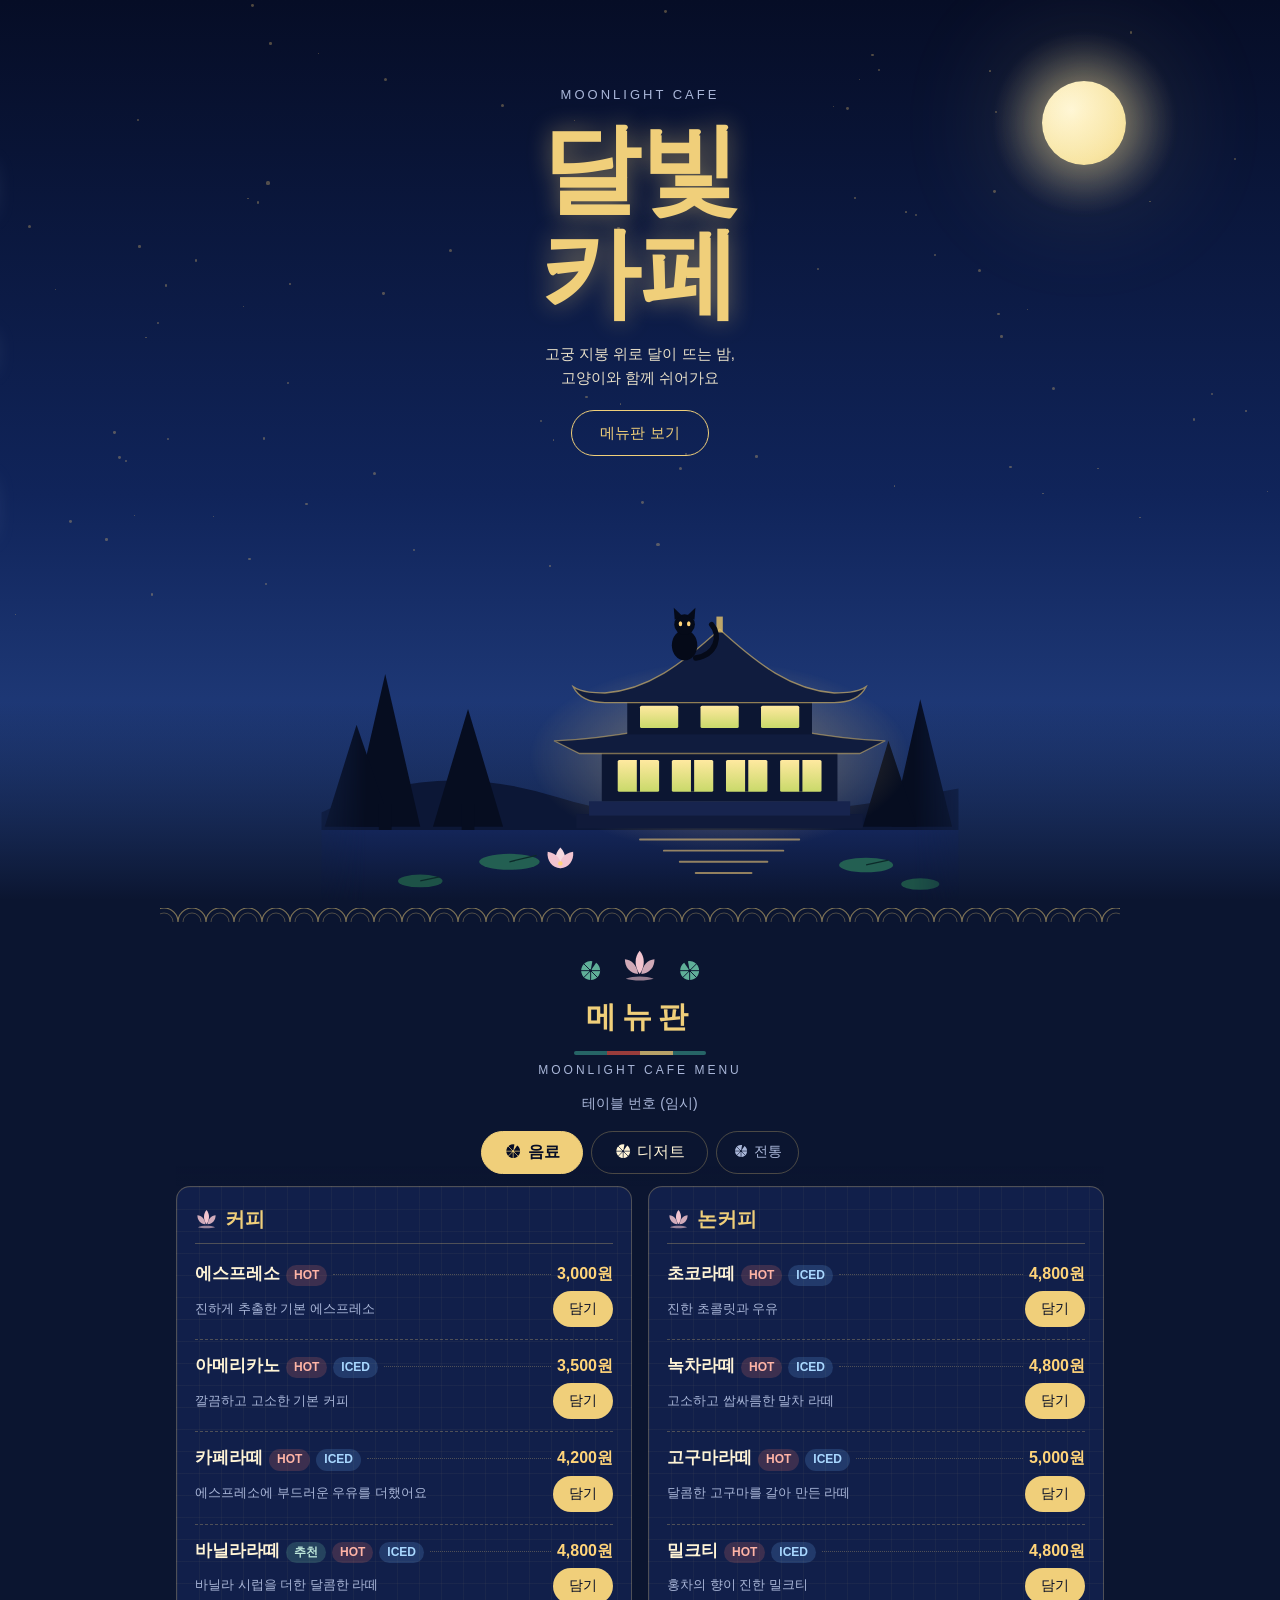
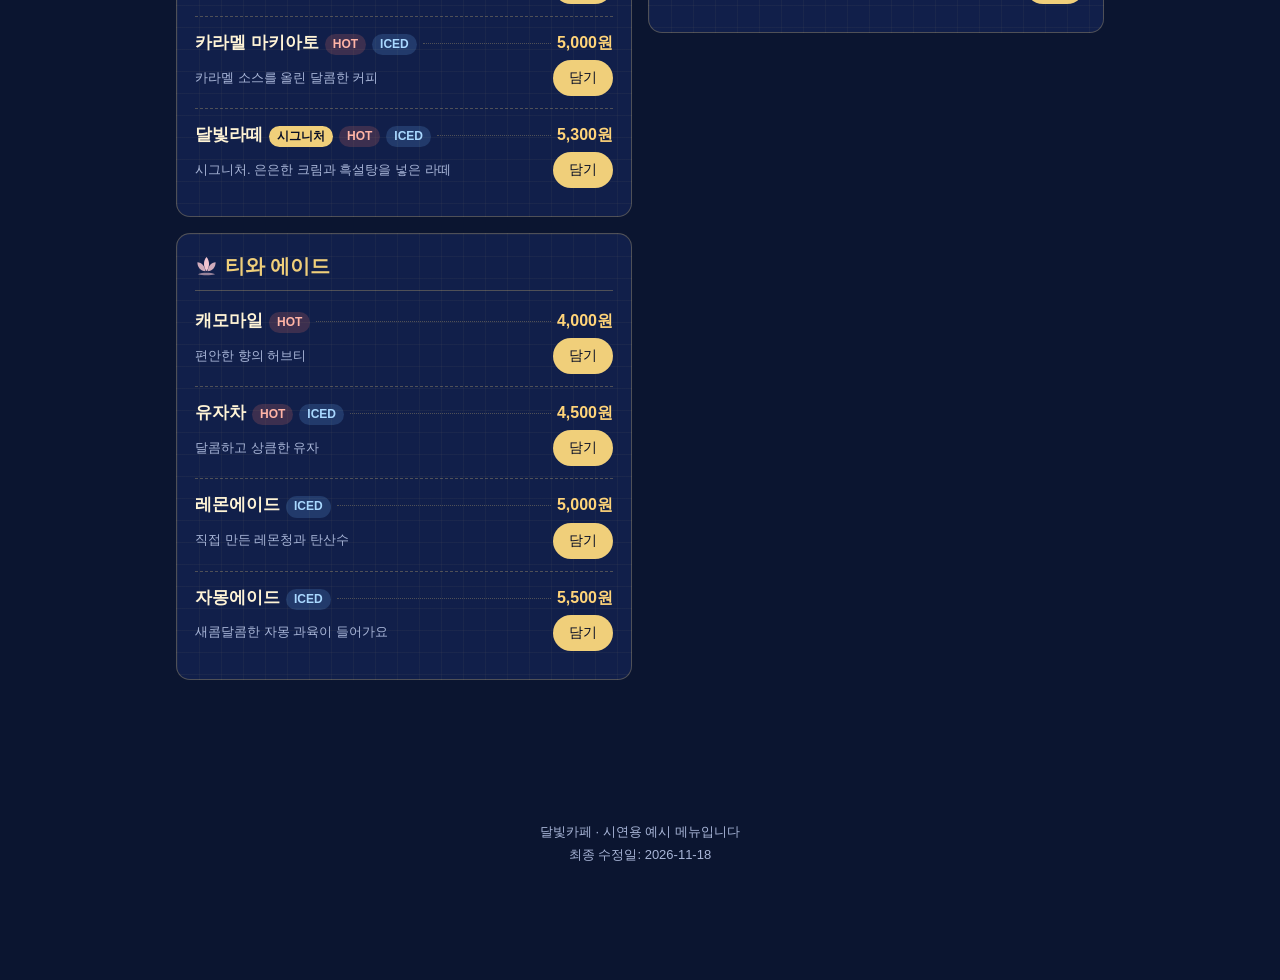
<file: index.html>
<!DOCTYPE html>
<html lang="ko">
<head>
    <meta charset="UTF-8">
    <meta name="viewport" content="width=device-width, initial-scale=1.0">
    <title>달빛카페</title>
    <link rel="stylesheet" href="style.css?v=20261118-5">
</head>
<body>
    <!-- 아이콘 모음: 연잎, 연꽃 (색은 글자색을 따라가요) -->
    <svg width="0" height="0" style="position:absolute" aria-hidden="true">
        <symbol id="icon-leaf" viewBox="0 0 24 24">
            <path d="M12 12 L17.2 4.6 A9 9 0 1 1 13.6 3.1 Z" fill="currentColor"/>
            <g stroke="var(--vein, #0b1530)" stroke-width="0.9" stroke-linecap="round" fill="none">
                <line x1="12" y1="12" x2="21" y2="12"/>
                <line x1="12" y1="12" x2="18.4" y2="18.4"/>
                <line x1="12" y1="12" x2="12" y2="21"/>
                <line x1="12" y1="12" x2="5.6" y2="18.4"/>
                <line x1="12" y1="12" x2="3" y2="12"/>
                <line x1="12" y1="12" x2="5.6" y2="5.6"/>
            </g>
            <circle cx="12" cy="12" r="1.3" fill="var(--vein, #0b1530)"/>
        </symbol>
        <symbol id="icon-lotus" viewBox="0 0 24 24">
            <g fill="currentColor">
                <path d="M12 3 C15.5 7 15.5 13 12 18 C8.5 13 8.5 7 12 3Z"/>
                <path d="M11 18 C5.5 17.5 2.5 13.5 2.5 8.5 C7 9 10 12 11 18Z" opacity="0.85"/>
                <path d="M13 18 C18.5 17.5 21.5 13.5 21.5 8.5 C17 9 14 12 13 18Z" opacity="0.85"/>
                <path d="M3 21 C8 19 16 19 21 21 C16 22.5 8 22.5 3 21Z" opacity="0.6"/>
            </g>
        </symbol>
    </svg>

    <header class="hero">
        <div class="stars" id="stars" aria-hidden="true"></div>
        <div class="clouds" aria-hidden="true"><i></i><i></i><i></i></div>
        <div class="shooting" aria-hidden="true"><i></i><i></i><i></i></div>
        <div class="moon" aria-hidden="true"></div>

        <div class="hero-text">
            <p class="eyebrow">Moonlight Cafe</p>
            <h1><span>달빛</span><span>카페</span></h1>
            <p class="hero-sub">고궁 지붕 위로 달이 뜨는 밤,<br>고양이와 함께 쉬어가요</p>
            <a class="hero-btn" href="#menu-section">메뉴판 보기</a>
        </div>

        <svg class="scene" viewBox="0 0 400 260" preserveAspectRatio="xMidYMax meet" aria-hidden="true">
            <defs>
                <linearGradient id="lamp" x1="0" y1="0" x2="0" y2="1">
                    <stop offset="0" stop-color="#ffe9a0"/>
                    <stop offset="1" stop-color="#c9d96a"/>
                </linearGradient>
                <linearGradient id="lake" x1="0" y1="0" x2="0" y2="1">
                    <stop offset="0" stop-color="#14265a"/>
                    <stop offset="1" stop-color="#0b1530"/>
                </linearGradient>
                <radialGradient id="halo" cx="0.5" cy="0.5" r="0.5">
                    <stop offset="0" stop-color="#ffd479" stop-opacity="0.45"/>
                    <stop offset="1" stop-color="#ffd479" stop-opacity="0"/>
                </radialGradient>
            </defs>

            <!-- 연못 -->
            <rect x="0" y="214" width="400" height="46" fill="url(#lake)"/>
            <g class="shimmer" stroke="#ffd479" stroke-width="1.2" stroke-linecap="round" opacity="0.55">
                <line x1="200" y1="222" x2="300" y2="222"/>
                <line x1="215" y1="229" x2="290" y2="229"/>
                <line x1="225" y1="236" x2="280" y2="236"/>
                <line x1="235" y1="243" x2="270" y2="243"/>
            </g>

            <!-- 연못 위 연잎과 연꽃 -->
            <g class="pond">
                <g class="pad" style="animation-delay: 0s">
                    <ellipse cx="118" cy="236" rx="19" ry="5" fill="#235f52"/>
                    <path d="M118 236 L135 232" stroke="#0c2a2a" stroke-width="0.8"/>
                </g>
                <g class="pad" style="animation-delay: 1.4s">
                    <ellipse cx="62" cy="248" rx="14" ry="4" fill="#1d5247"/>
                    <path d="M62 248 L74 245.5" stroke="#0c2a2a" stroke-width="0.8"/>
                </g>
                <g class="pad" style="animation-delay: 0.7s">
                    <ellipse cx="342" cy="238" rx="17" ry="4.6" fill="#235f52"/>
                    <path d="M342 238 L356 235" stroke="#0c2a2a" stroke-width="0.8"/>
                </g>
                <g class="pad" style="animation-delay: 2.1s">
                    <ellipse cx="376" cy="250" rx="12" ry="3.6" fill="#1d5247"/>
                </g>
                <g transform="translate(150 240)">
                    <g class="pad" style="animation-delay: 0.3s">
                        <path d="M0 0 C-4 -3 -4 -9 0 -13 C4 -9 4 -3 0 0Z" fill="#f6d9df"/>
                        <path d="M0 0 C-4 -3 -4 -9 0 -13 C4 -9 4 -3 0 0Z" fill="#f2c4cf" transform="rotate(-38)"/>
                        <path d="M0 0 C-4 -3 -4 -9 0 -13 C4 -9 4 -3 0 0Z" fill="#f2c4cf" transform="rotate(38)"/>
                        <circle cx="0" cy="-3" r="1.4" fill="#ffd479"/>
                    </g>
                </g>
            </g>

            <!-- 멀리 있는 산 -->
            <path d="M0 205 Q70 170 150 196 T400 190 V216 H0Z" fill="#0c1736"/>

            <!-- 왼쪽 소나무 -->
            <g fill="#060d20">
                <path d="M18 214 L40 118 L62 214Z"/>
                <path d="M2 214 L22 150 L44 214Z"/>
                <path d="M70 214 L92 140 L114 214Z"/>
                <rect x="36" y="200" width="8" height="16"/>
                <rect x="88" y="200" width="8" height="16"/>
            </g>
            <!-- 오른쪽 나무 -->
            <g fill="#060d20">
                <path d="M358 214 L376 134 L396 214Z"/>
                <path d="M340 214 L356 160 L374 214Z"/>
            </g>

            <!-- 정자 불빛 번짐 -->
            <ellipse cx="250" cy="170" rx="120" ry="60" fill="url(#halo)" class="halo"/>

            <!-- 기단 -->
            <rect x="160" y="206" width="180" height="9" fill="#101a3a"/>
            <rect x="168" y="198" width="164" height="9" fill="#17244e"/>

            <!-- 아래층 -->
            <rect x="176" y="166" width="148" height="32" fill="#0c1632"/>
            <g class="lit" fill="url(#lamp)">
                <rect x="186" y="172" width="26" height="20" rx="1"/>
                <rect x="220" y="172" width="26" height="20" rx="1"/>
                <rect x="254" y="172" width="26" height="20" rx="1"/>
                <rect x="288" y="172" width="26" height="20" rx="1"/>
            </g>
            <g fill="#0c1632">
                <rect x="198" y="172" width="2" height="20"/>
                <rect x="232" y="172" width="2" height="20"/>
                <rect x="266" y="172" width="2" height="20"/>
                <rect x="300" y="172" width="2" height="20"/>
            </g>

            <!-- 아래 지붕 -->
            <path d="M146 160 C195 158 225 148 250 142 C275 148 305 158 354 160 L338 168 L162 168Z" fill="#101c3e" stroke="#e8c36a" stroke-opacity="0.5" stroke-width="0.8"/>

            <!-- 위층 -->
            <rect x="192" y="134" width="116" height="22" fill="#0c1632"/>
            <g class="lit" fill="url(#lamp)">
                <rect x="200" y="138" width="24" height="14" rx="1"/>
                <rect x="238" y="138" width="24" height="14" rx="1"/>
                <rect x="276" y="138" width="24" height="14" rx="1"/>
            </g>

            <!-- 위 지붕 -->
            <path d="M158 126 C164 130 172 130 178 130 C205 128 226 112 250 90 C274 112 295 128 322 130 C328 130 336 130 342 126 C338 134 330 136 322 136 L178 136 C170 136 162 134 158 126Z" fill="#101c3e" stroke="#e8c36a" stroke-opacity="0.6" stroke-width="0.8"/>
            <rect x="248" y="82" width="4" height="10" fill="#e8c36a" opacity="0.8"/>

            <!-- 지붕 위 고양이 -->
            <g class="cat" transform="translate(228 108)">
                <path class="cat-tail" d="M7 0 C20 -2 23 -14 17 -21" stroke="#050a18" stroke-width="3.4" fill="none" stroke-linecap="round"/>
                <ellipse cx="0" cy="-8" rx="8" ry="9.5" fill="#050a18"/>
                <circle cx="0" cy="-21" r="6.5" fill="#050a18"/>
                <path d="M-6.2 -24 L-6.8 -31.5 L-1.4 -26.4Z" fill="#050a18"/>
                <path d="M6.2 -24 L6.8 -31.5 L1.4 -26.4Z" fill="#050a18"/>
                <ellipse class="eye" cx="-2.6" cy="-21.5" rx="1.1" ry="1.6" fill="#ffd479"/>
                <ellipse class="eye" cx="2.6" cy="-21.5" rx="1.1" ry="1.6" fill="#ffd479"/>
            </g>
        </svg>
    </header>

    <section class="menu-section" id="menu-section">
        <div class="board-head">
            <p class="ornament" aria-hidden="true">
                <svg class="icon"><use href="#icon-leaf"/></svg>
                <svg class="icon big"><use href="#icon-lotus"/></svg>
                <svg class="icon flip"><use href="#icon-leaf"/></svg>
            </p>
            <h2 class="board-title">메뉴판</h2>
            <p class="board-sub">Moonlight Cafe Menu</p>
            <p class="table-info" id="table-info"></p>
        </div>

        <div class="tabs" role="group" aria-label="메뉴 종류">
            <button type="button" class="tab active" aria-pressed="true" data-type="drinks"><svg class="icon" aria-hidden="true"><use href="#icon-leaf"/></svg>음료</button>
            <button type="button" class="tab" aria-pressed="false" data-type="desserts"><svg class="icon" aria-hidden="true"><use href="#icon-leaf"/></svg>디저트</button>
            <button type="button" class="tab minor" aria-pressed="false" data-type="traditional"><svg class="icon" aria-hidden="true"><use href="#icon-leaf"/></svg>전통</button>
        </div>

        <main id="menu"></main>
    </section>

    <footer class="site-footer">
        <p>달빛카페 · 시연용 예시 메뉴입니다</p>
        <p>최종 수정일: 2026-11-18</p>
    </footer>

    <!-- 스크린리더용 안내: 탭을 바꾸거나 메뉴를 담았을 때 짧게 알려줍니다. -->
    <p class="visually-hidden" id="status" role="status"></p>

    <div class="cart-bar" id="cart-bar" hidden>
        <p class="cart-summary"><span id="cart-count">0</span>개 담음 · 합계 <strong id="cart-total">0원</strong></p>
        <button type="button" class="cart-open" id="cart-open">주문 확인</button>
    </div>

    <dialog id="order-dialog" aria-labelledby="order-title">
        <div id="order-body"></div>
    </dialog>

    <script src="menu.js?v=20261118-5"></script>
    <script src="script.js?v=20261118-5"></script>
</body>
</html>
</file>
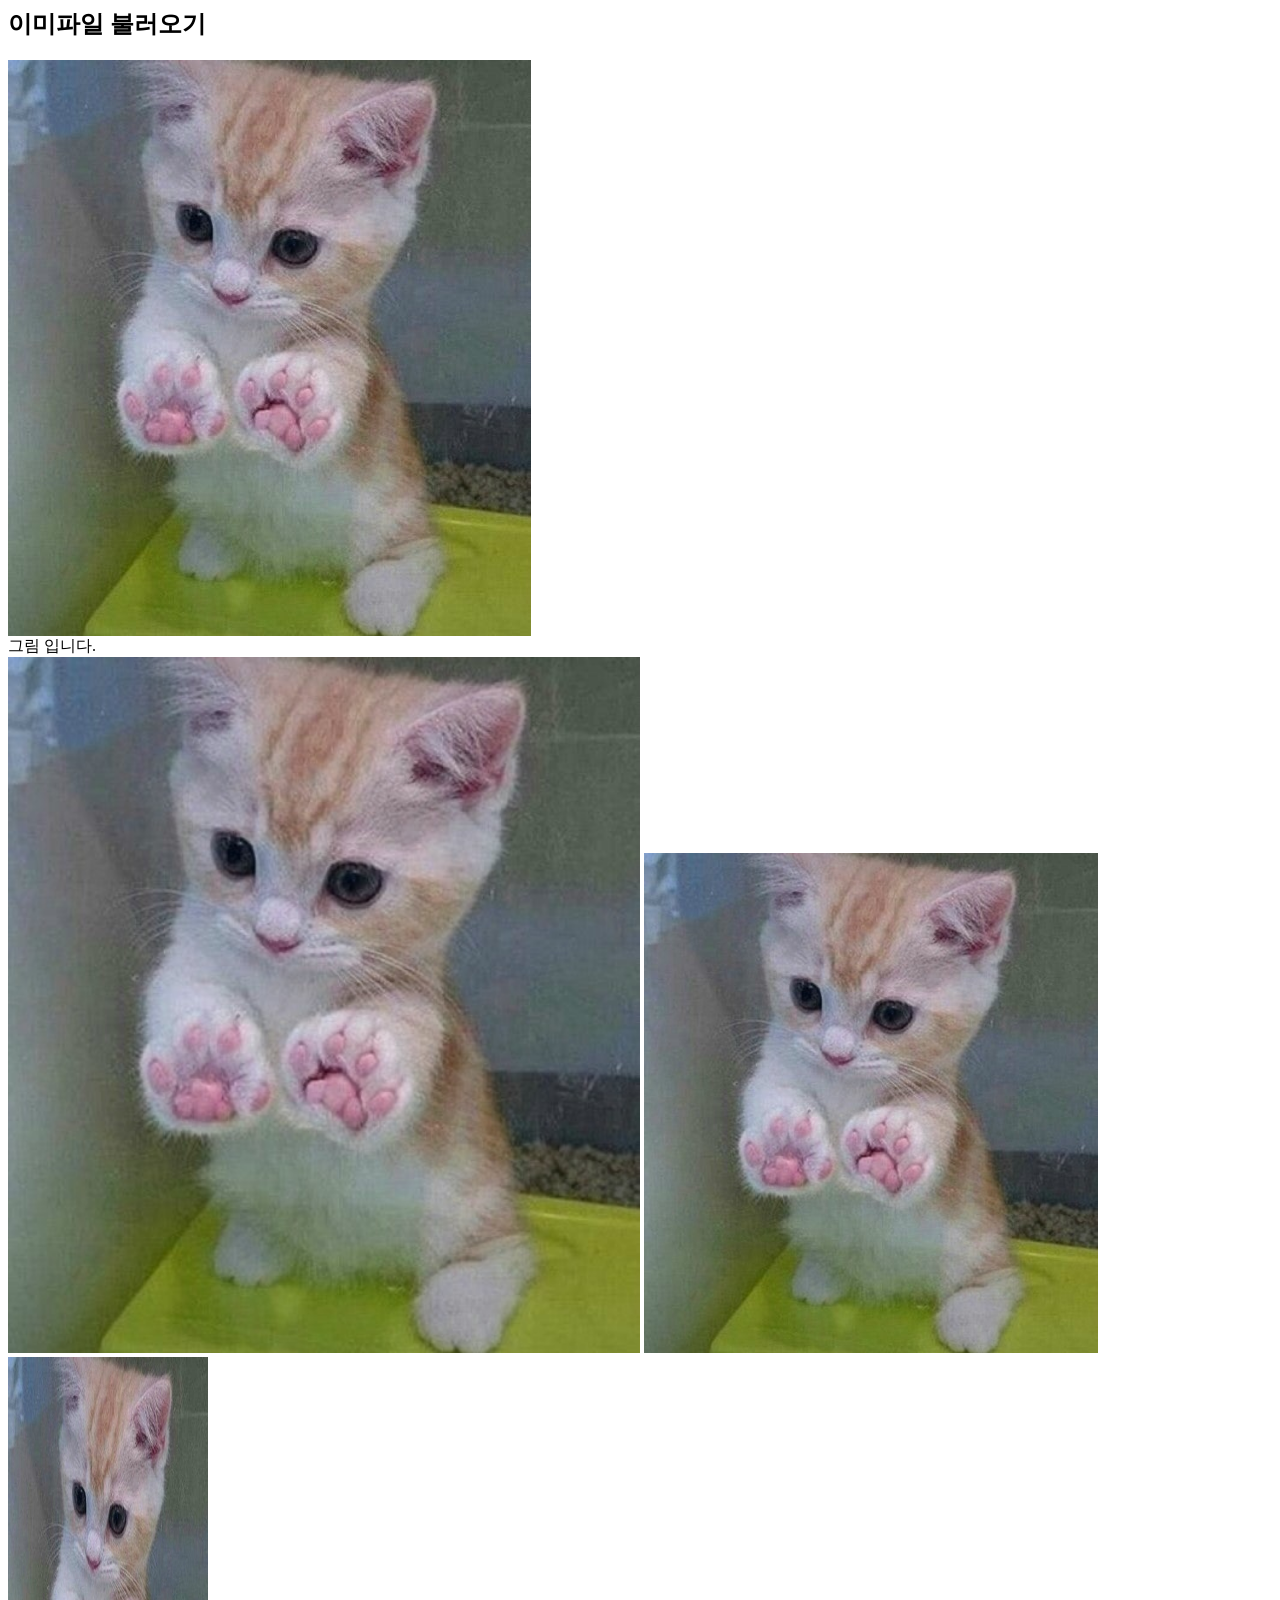
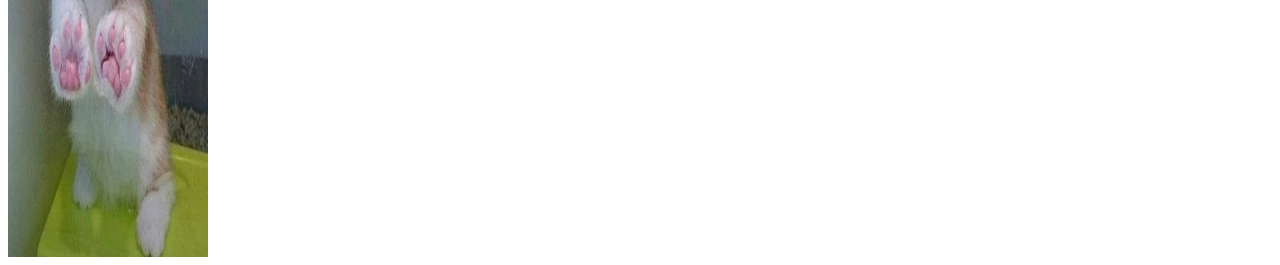
<file: doc02.html>
<html>
    <head>

    </head>
   <body>
    <h2>이미파일 불러오기</h2>
    <img src="image1.jpg" alt="사진이 있어야 했는데..."><br>
    <figcaption>그림 입니다.</figcaption>
    <img src="image1.jpg" width="50%">
    <img src="image1.jpg" height="500px">
    <img src="image1.jpg" width="200" height="500">
</body>
</html>
</file>
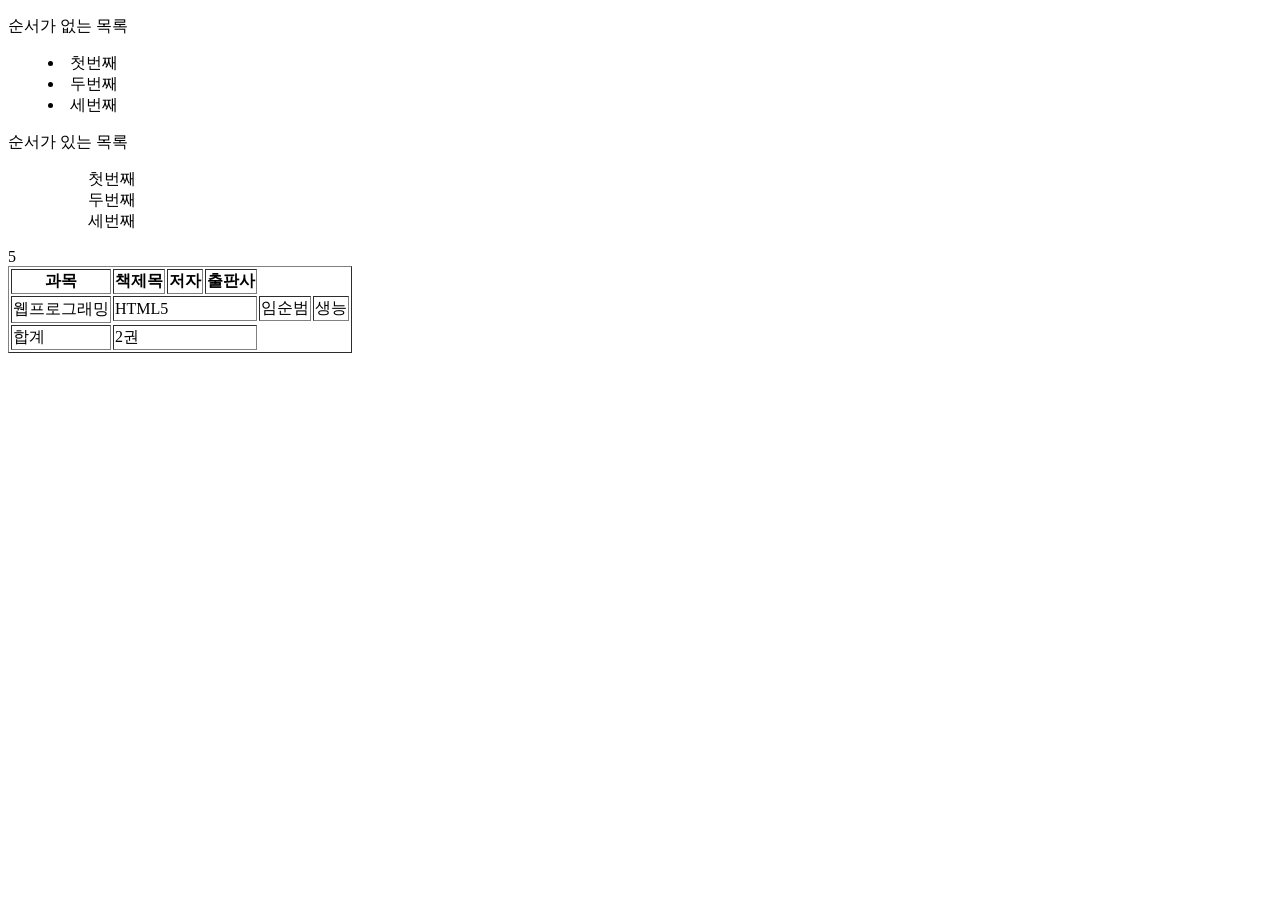
<file: doc04.html>
<!DOCTYPE html>
<html>
    <head>
        <meta charset="UTF-8">
        <style type=""text/css">
        ol li {list-style-type: lower-alpha;}
        ol {list-style-position: outside;}
        ul {list-style-position: inside;}
        
        li.kor {list-style-type: square;}
        li.usa {list-style-type: circle;}
        li.usa {list-style-type: circle;}
        #book {width:90%; border-spacing: 8px;}
            </style>
        </head>
        <body>
            <p> 순서가 없는 목록 </p>
            <ul>
                 <li> 첫번째 </li>
                 <li> 두번째 </li>
                 <li> 세번째 </li>

                </ul>

                

            </p> 순서가 있는 목록 </p>
<ol>
                 <ol> 첫번째 </ol>
                 <ol> 두번째 </ol>
                 <ol> 세번째 </ol>
                 
                </ol>

                <table border="1">
                    <tr>
                        <th>과목</th>


        
                        <th>책제목</th>
                        <th>저자</th>
                        <th>출판사</th>
                    </tr>
                    <tr>
                        <td rowspan="2">웹프로그래밍</td>
                        <td colspan="3">HTML5</td>
                        <td>임순범</td>
                        <td>생능</td>5
                    </tr>
                    <tr></tr>
                    <tr>
                        <td>합계</th>
                        <td colspan="3">2권</td>
                    </tr>
                </table>

            
        </body>
</file>
<file: style.css>
:root {
  --sky-top: #060d26;
  --sky-mid: #10245a;
  --sky-low: #2a4a8f;
  --ground: #0b1530;
  --panel: #111f4a;
  --panel-line: rgba(240, 207, 122, 0.28);
  --gold: #f0cf7a;
  --cream: #fff4d6;
  --muted: #a9b6d8;
  --lamp: #ffd479;
}

* {
  box-sizing: border-box;
}

/* 화면에는 안 보이고 스크린리더만 읽는 글자 */
.visually-hidden {
  position: absolute;
  width: 1px;
  height: 1px;
  overflow: hidden;
  clip: rect(0 0 0 0);
  white-space: nowrap;
}

html {
  scroll-behavior: smooth;
}

body {
  margin: 0;
  font-family: "Noto Sans KR", "Apple SD Gothic Neo", "Malgun Gothic", sans-serif;
  color: var(--cream);
  background-color: var(--ground);
  line-height: 1.6;
}

/* ───────── 히어로 ───────── */
.hero {
  position: relative;
  display: flex;
  flex-direction: column;
  justify-content: space-between;
  align-items: center;
  min-height: 100vh;
  min-height: 100svh;
  overflow: hidden;
  background:
    linear-gradient(180deg, transparent 78%, var(--ground) 100%),
    linear-gradient(180deg, var(--sky-top) 0%, var(--sky-mid) 55%, var(--sky-low) 100%);
}

.hero-text {
  position: relative;
  z-index: 2;
  padding: 56px 20px 0;
  padding-top: clamp(28px, 7vh, 56px);
  padding-top: clamp(28px, 7svh, 56px);
  text-align: center;
}

.eyebrow {
  margin: 0 0 12px;
  font-size: 13px;
  letter-spacing: 3px;
  text-transform: uppercase;
  color: var(--muted);
}

.hero h1 {
  display: flex;
  flex-direction: column;
  margin: 0;
  font-family: "Noto Serif KR", "AppleMyungjo", "Batang", serif;
  font-size: clamp(56px, 16vw, 104px);
  /* 화면이 낮으면 제목을 줄여서 정자가 잘리지 않게 합니다. */
  font-size: clamp(44px, min(16vw, 11svh), 104px);
  font-weight: 900;
  line-height: 1.05;
  color: var(--gold);
  text-shadow: 0 0 24px rgba(240, 207, 122, 0.45);
}

.hero-sub {
  margin: 16px 0 20px;
  font-size: 15px;
  color: var(--cream);
  opacity: 0.9;
}

.hero-btn {
  display: inline-block;
  padding: 10px 28px;
  font-size: 15px;
  color: var(--gold);
  text-decoration: none;
  border: 1px solid var(--gold);
  border-radius: 999px;
  transition: background-color 0.3s, color 0.3s;
}

.hero-btn:hover,
.hero-btn:focus-visible {
  color: var(--sky-top);
  background-color: var(--gold);
}

.scene {
  position: relative;
  z-index: 1;
  width: min(100%, 760px);
  height: auto;
  max-height: 46vh;
  max-height: 46svh; /* 화면이 낮아도 장면 전체가 첫 화면에 들어오게 */
  margin-top: 16px;
}

/* 넓은 화면에서는 장면의 좌우 끝을 부드럽게 흐려서 가장자리가 보이지 않게 합니다. */
@media (min-width: 801px) {
  .scene {
    -webkit-mask-image: linear-gradient(90deg, transparent, #000 14%, #000 86%, transparent);
    mask-image: linear-gradient(90deg, transparent, #000 14%, #000 86%, transparent);
  }
}

/* 달 */
.moon {
  position: absolute;
  top: 9%;
  right: 12%;
  z-index: 1;
  width: clamp(52px, 11vw, 84px);
  aspect-ratio: 1;
  border-radius: 50%;
  background: radial-gradient(circle at 35% 35%, #fffbe8, #f6e3a1 70%, #e8cf83);
  box-shadow: 0 0 40px 12px rgba(255, 233, 160, 0.3), 0 0 120px 40px rgba(255, 233, 160, 0.12);
}

/* 달빛 번짐: 그림자를 바꾸지 않고 투명도·크기만 바꿔서 폰에서도 가볍게 */
.moon::before {
  content: "";
  position: absolute;
  inset: -70%;
  border-radius: 50%;
  background: radial-gradient(circle, rgba(255, 233, 160, 0.32), rgba(255, 233, 160, 0) 65%);
  animation: halo 6s ease-in-out infinite;
}

@keyframes halo {
  0%, 100% { opacity: 0.5; transform: scale(0.92); }
  50% { opacity: 1; transform: scale(1.1); }
}

/* 구름: 아주 천천히 흘러가는 옅은 구름 */
.clouds i {
  position: absolute;
  z-index: 0;
  left: -70%;
  width: 70%;
  height: 90px;
  background:
    radial-gradient(ellipse at 28% 55%, rgba(190, 210, 255, 0.2), transparent 62%),
    radial-gradient(ellipse at 68% 40%, rgba(190, 210, 255, 0.16), transparent 58%);
  filter: blur(8px);
  animation: drift 90s linear infinite;
}

.clouds i:nth-child(1) { top: 17%; animation-duration: 95s; animation-delay: -30s; }
.clouds i:nth-child(2) { top: 36%; height: 70px; animation-duration: 130s; animation-delay: -80s; }
.clouds i:nth-child(3) { top: 52%; height: 100px; animation-duration: 75s; animation-delay: -10s; }

@keyframes drift {
  from { transform: translateX(0); }
  to { transform: translateX(260vw); }
}

/* 별 */
.stars {
  position: absolute;
  inset: 0 0 30% 0;
  z-index: 0;
}

.star {
  position: absolute;
  border-radius: 50%;
  background-color: var(--lamp);
  opacity: 0.3;
  animation: twinkle 3s ease-in-out infinite;
}

@keyframes twinkle {
  0%, 100% { opacity: 0.2; transform: scale(0.8); }
  50% { opacity: 1; transform: scale(1.3); }
}

/* 별똥별 */
.shooting i {
  position: absolute;
  z-index: 0;
  width: 120px;
  height: 1.5px;
  background: linear-gradient(90deg, rgba(220, 235, 255, 0), rgba(220, 235, 255, 0.9));
  opacity: 0;
  transform: rotate(32deg);
  animation: shoot 9s linear infinite;
}

.shooting i:nth-child(1) { top: 8%;  left: 8%;  animation-delay: 1s; }
.shooting i:nth-child(2) { top: 22%; left: 40%; animation-delay: 4.5s; }
.shooting i:nth-child(3) { top: 14%; left: 62%; animation-delay: 7s; }

@keyframes shoot {
  0% { opacity: 0; transform: translate(0, 0) rotate(32deg); }
  3% { opacity: 1; }
  12% { opacity: 0; transform: translate(150px, 94px) rotate(32deg); }
  100% { opacity: 0; transform: translate(150px, 94px) rotate(32deg); }
}

/* 정자·고양이 */
.lit {
  animation: lantern 4s ease-in-out infinite;
}

.halo {
  animation: lantern 4s ease-in-out infinite;
}

@keyframes lantern {
  0%, 100% { opacity: 0.85; }
  45% { opacity: 1; }
  60% { opacity: 0.78; }
}

.shimmer {
  animation: shimmer 5s ease-in-out infinite;
}

@keyframes shimmer {
  0%, 100% { opacity: 0.35; transform: translateX(-3px); }
  50% { opacity: 0.7; transform: translateX(3px); }
}

.cat-tail {
  transform-box: fill-box;
  transform-origin: 0% 100%;
  animation: tail 3.2s ease-in-out infinite;
}

@keyframes tail {
  0%, 100% { transform: rotate(-8deg); }
  50% { transform: rotate(12deg); }
}

.eye {
  transform-box: fill-box;
  transform-origin: center;
  animation: blink 4.5s infinite;
}

@keyframes blink {
  0%, 88%, 100% { transform: scaleY(1); }
  92%, 95% { transform: scaleY(0.08); }
}

/* ───────── 아이콘 ───────── */
.icon {
  width: 1.15em;
  height: 1.15em;
  margin-right: 0.35em;
  vertical-align: -0.2em;
  fill: currentColor;
}

/* 연못 위 연잎이 살짝 떠다니는 움직임 */
.pad {
  transform-box: fill-box;
  transform-origin: center;
  animation: bob 7s ease-in-out infinite;
}

@keyframes bob {
  0%, 100% { transform: translate(0, 0) rotate(-2deg); }
  50% { transform: translate(7px, 2.5px) rotate(2deg); }
}

/* ───────── 메뉴판 ───────── */
.menu-section {
  max-width: 960px;
  margin: 0 auto;
  padding: 8px 16px 120px;
}

/* 기와 구분선: 첫 화면과 메뉴판 사이 */
.menu-section::before {
  content: "";
  display: block;
  height: 14px;
  margin: 0 -16px;
  background: url("data:image/svg+xml,%3Csvg xmlns='http://www.w3.org/2000/svg' width='28' height='14' viewBox='0 0 28 14'%3E%3Cpath d='M0 14 A14 14 0 0 1 28 14' fill='none' stroke='%23f0cf7a' stroke-opacity='.5' stroke-width='1.2'/%3E%3Cpath d='M5 14 A9 9 0 0 1 23 14' fill='none' stroke='%23f0cf7a' stroke-opacity='.28' stroke-width='1'/%3E%3C/svg%3E") repeat-x center bottom;
}

.board-head {
  padding: 24px 0 4px;
  text-align: center;
}

/* 단청 색(청·적·황)을 옅게 쓴 띠 */
.board-title::after {
  content: "";
  display: block;
  width: 132px;
  height: 4px;
  margin: 10px auto 6px;
  border-radius: 2px;
  background: linear-gradient(90deg, #2f7f78 0 25%, #c8493f 25% 50%, #f0cf7a 50% 75%, #2f7f78 75% 100%);
  opacity: 0.75;
}

.ornament {
  margin: 0;
  color: var(--gold);
  font-size: 22px;
}

.ornament .icon {
  margin: 0 6px;
  color: #5fae98;
}

.ornament .icon.big {
  width: 1.7em;
  height: 1.7em;
  color: #f2c4cf;
}

.ornament .icon.flip {
  transform: scaleX(-1);
}

.board-title {
  margin: 4px 0 0;
  font-family: "Noto Serif KR", "AppleMyungjo", "Batang", serif;
  font-size: 30px;
  letter-spacing: 6px;
  color: var(--gold);
}

.board-sub {
  margin: 0;
  font-size: 12px;
  letter-spacing: 3px;
  text-transform: uppercase;
  color: var(--muted);
}

.table-info {
  margin: 12px 0 0;
  font-size: 14px;
  color: var(--muted);
}

#menu {
  display: grid;
  grid-template-columns: repeat(auto-fit, minmax(min(300px, 100%), 1fr));
  gap: 16px;
  align-items: start;
}

.tabs {
  position: sticky;
  top: 0;
  z-index: 5;
  display: flex;
  justify-content: center;
  gap: 8px;
  padding: 12px 0;
  background: linear-gradient(180deg, var(--ground) 70%, rgba(11, 21, 48, 0));
}

.tab {
  min-width: 96px;
  padding: 10px 22px;
  font-size: 16px;
  font-family: inherit;
  color: var(--cream);
  background-color: transparent;
  border: 1px solid var(--panel-line);
  border-radius: 999px;
  cursor: pointer;
  transition: background-color 0.3s, color 0.3s;
}

.tab.minor {
  min-width: 64px;
  padding: 10px 16px;
  font-size: 14px;
  color: var(--muted);
}

.tab:hover {
  border-color: var(--gold);
}

.tab.active {
  --vein: var(--gold);
  color: var(--sky-top);
  background-color: var(--gold);
  border-color: var(--gold);
  font-weight: 700;
}

.tab:focus-visible,
a:focus-visible,
button:focus-visible {
  outline: 3px solid var(--lamp);
  outline-offset: 2px;
}

.category {
  margin-top: 0;
  padding: 16px 18px;
  background-color: var(--panel);
  /* 창살 무늬: 아주 옅은 격자 */
  background-image:
    linear-gradient(rgba(240, 207, 122, 0.045) 1px, transparent 1px),
    linear-gradient(90deg, rgba(240, 207, 122, 0.045) 1px, transparent 1px);
  background-size: 22px 22px;
  border: 1px solid var(--panel-line);
  border-radius: 14px;
  animation: fade-up 0.5s ease both;
}

.category.minor-note {
  background-color: rgba(17, 31, 74, 0.6);
}

@keyframes fade-up {
  from { opacity: 0; transform: translateY(10px); }
  to { opacity: 1; transform: translateY(0); }
}

.category h2 {
  margin: 0 0 4px;
  padding-bottom: 8px;
  font-family: "Noto Serif KR", "AppleMyungjo", "Batang", serif;
  font-size: 20px;
  color: var(--gold);
  border-bottom: 1px solid var(--panel-line);
}

.category h2 .icon {
  color: #f2c4cf;
}

.minor-label {
  margin: 8px 0 0;
  font-size: 13px;
  color: var(--muted);
}

.items {
  margin: 0;
  padding: 0;
  list-style: none;
}

.item {
  display: grid;
  grid-template-columns: 1fr auto;
  gap: 4px 12px;
  align-items: center;
  padding: 12px 0;
  border-bottom: 1px dashed var(--panel-line);
}

.item:last-child {
  border-bottom: none;
}

.item-top {
  grid-column: 1 / -1;
  display: flex;
  flex-wrap: wrap;
  align-items: baseline;
  gap: 6px;
}

/* 이름과 가격 사이 점선 (메뉴판 느낌) */
.leader {
  flex: 1 1 12px;
  min-width: 12px;
  border-bottom: 1px dotted var(--panel-line);
  transform: translateY(-4px);
}

.item-name {
  font-size: 17px;
  font-weight: 700;
}

.item-desc {
  grid-column: 1;
  margin: 0;
  font-size: 13px;
  color: var(--muted);
}

.item-buy {
  grid-column: 2;
  grid-row: 2;
}

.item-price {
  font-weight: 700;
  color: var(--lamp);
}

.add-btn {
  min-width: 60px;
  min-height: 36px;
  padding: 7px 16px;
  font-size: 14px;
  font-family: inherit;
  color: var(--sky-top);
  background-color: var(--gold);
  border: none;
  border-radius: 999px;
  cursor: pointer;
}

.add-btn.added {
  background-color: #c9d96a;
}

.badge {
  padding: 1px 8px;
  font-size: 12px;
  font-weight: 700;
  border-radius: 999px;
}

.badge.hot { color: #ffb4a6; background-color: rgba(255, 120, 100, 0.18); }
.badge.iced { color: #a9d8ff; background-color: rgba(110, 180, 255, 0.18); }
.badge.signature { color: var(--sky-top); background-color: var(--gold); }
.badge.recommended { color: #bfe9dc; background-color: rgba(95, 174, 152, 0.25); }
.badge.soldout { color: var(--cream); background-color: rgba(169, 182, 216, 0.28); }

/* 품절 메뉴: 흐리게, 가격에 줄, 담기 버튼 막기 */
.item.sold-out .item-name,
.item.sold-out .item-desc,
.item.sold-out .item-price {
  opacity: 0.5;
}

.item.sold-out .item-price {
  text-decoration: line-through;
}

.add-btn:disabled {
  color: var(--muted);
  background-color: transparent;
  border: 1px solid var(--panel-line);
  cursor: not-allowed;
}

/* ───────── 장바구니 바 ───────── */
.cart-bar {
  position: fixed;
  left: 0;
  right: 0;
  bottom: 16px;
  z-index: 10;
  margin: 0 auto;
  display: flex;
  align-items: center;
  justify-content: space-between;
  gap: 12px;
  width: min(calc(100% - 24px), 520px);
  padding: 10px 12px 10px 20px;
  background-color: rgba(6, 13, 38, 0.95);
  border: 1px solid var(--gold);
  border-radius: 999px;
  box-shadow: 0 8px 32px rgba(0, 0, 0, 0.5);
  animation: fade-up 0.4s ease both;
}

.cart-bar[hidden] {
  display: none;
}

.cart-summary {
  margin: 0;
  font-size: 14px;
}

.cart-summary strong {
  color: var(--lamp);
}

.cart-open {
  min-height: 40px;
  padding: 8px 20px;
  font-size: 14px;
  font-weight: 700;
  font-family: inherit;
  color: var(--sky-top);
  background-color: var(--gold);
  border: none;
  border-radius: 999px;
  cursor: pointer;
}

/* ───────── 주문 창 ───────── */
dialog {
  width: min(calc(100% - 24px), 480px);
  max-height: 86vh;
  padding: 0;
  color: var(--cream);
  background-color: var(--panel);
  border: 1px solid var(--gold);
  border-radius: 16px;
}

dialog::backdrop {
  background-color: rgba(3, 7, 20, 0.7);
}

.order {
  padding: 20px;
}

.order h2 {
  margin: 0 0 4px;
  font-family: "Noto Serif KR", "AppleMyungjo", "Batang", serif;
  color: var(--gold);
}

.order-table {
  margin: 0 0 12px;
  font-size: 14px;
  color: var(--muted);
}

.order-list {
  margin: 0;
  padding: 0;
  list-style: none;
}

.order-row {
  display: flex;
  align-items: center;
  gap: 8px;
  padding: 10px 0;
  border-bottom: 1px dashed var(--panel-line);
}

.order-name {
  flex: 1;
}

.qty {
  display: flex;
  align-items: center;
  gap: 8px;
}

.qty button {
  width: 36px;
  height: 36px;
  font-size: 16px;
  font-family: inherit;
  color: var(--gold);
  background: transparent;
  border: 1px solid var(--panel-line);
  border-radius: 50%;
  cursor: pointer;
}

.order-line-price {
  min-width: 72px;
  text-align: right;
  color: var(--lamp);
}

.order-total {
  display: flex;
  justify-content: space-between;
  margin: 14px 0;
  font-size: 18px;
  font-weight: 700;
}

.order-total span:last-child {
  color: var(--lamp);
}

.order-actions {
  display: flex;
  gap: 8px;
}

.order-actions button {
  flex: 1;
  padding: 12px;
  font-size: 15px;
  font-family: inherit;
  border-radius: 999px;
  cursor: pointer;
}

.btn-ghost {
  color: var(--cream);
  background: transparent;
  border: 1px solid var(--panel-line);
}

.btn-main {
  font-weight: 700;
  color: var(--sky-top);
  background-color: var(--gold);
  border: 1px solid var(--gold);
}

.done-note {
  margin: 8px 0 16px;
  color: var(--muted);
  font-size: 14px;
}

/* ───────── 푸터 ───────── */
.site-footer {
  padding: 20px 16px 96px;
  text-align: center;
  font-size: 13px;
  color: var(--muted);
}

.site-footer p {
  margin: 2px 0;
}

/* 움직임을 줄이고 싶은 사용자 설정 존중 */
@media (prefers-reduced-motion: reduce) {
  html {
    scroll-behavior: auto;
  }

  *,
  *::before,
  *::after {
    animation: none !important;
    transition: none !important;
  }

  .star {
    opacity: 0.7;
  }
}
</file>
